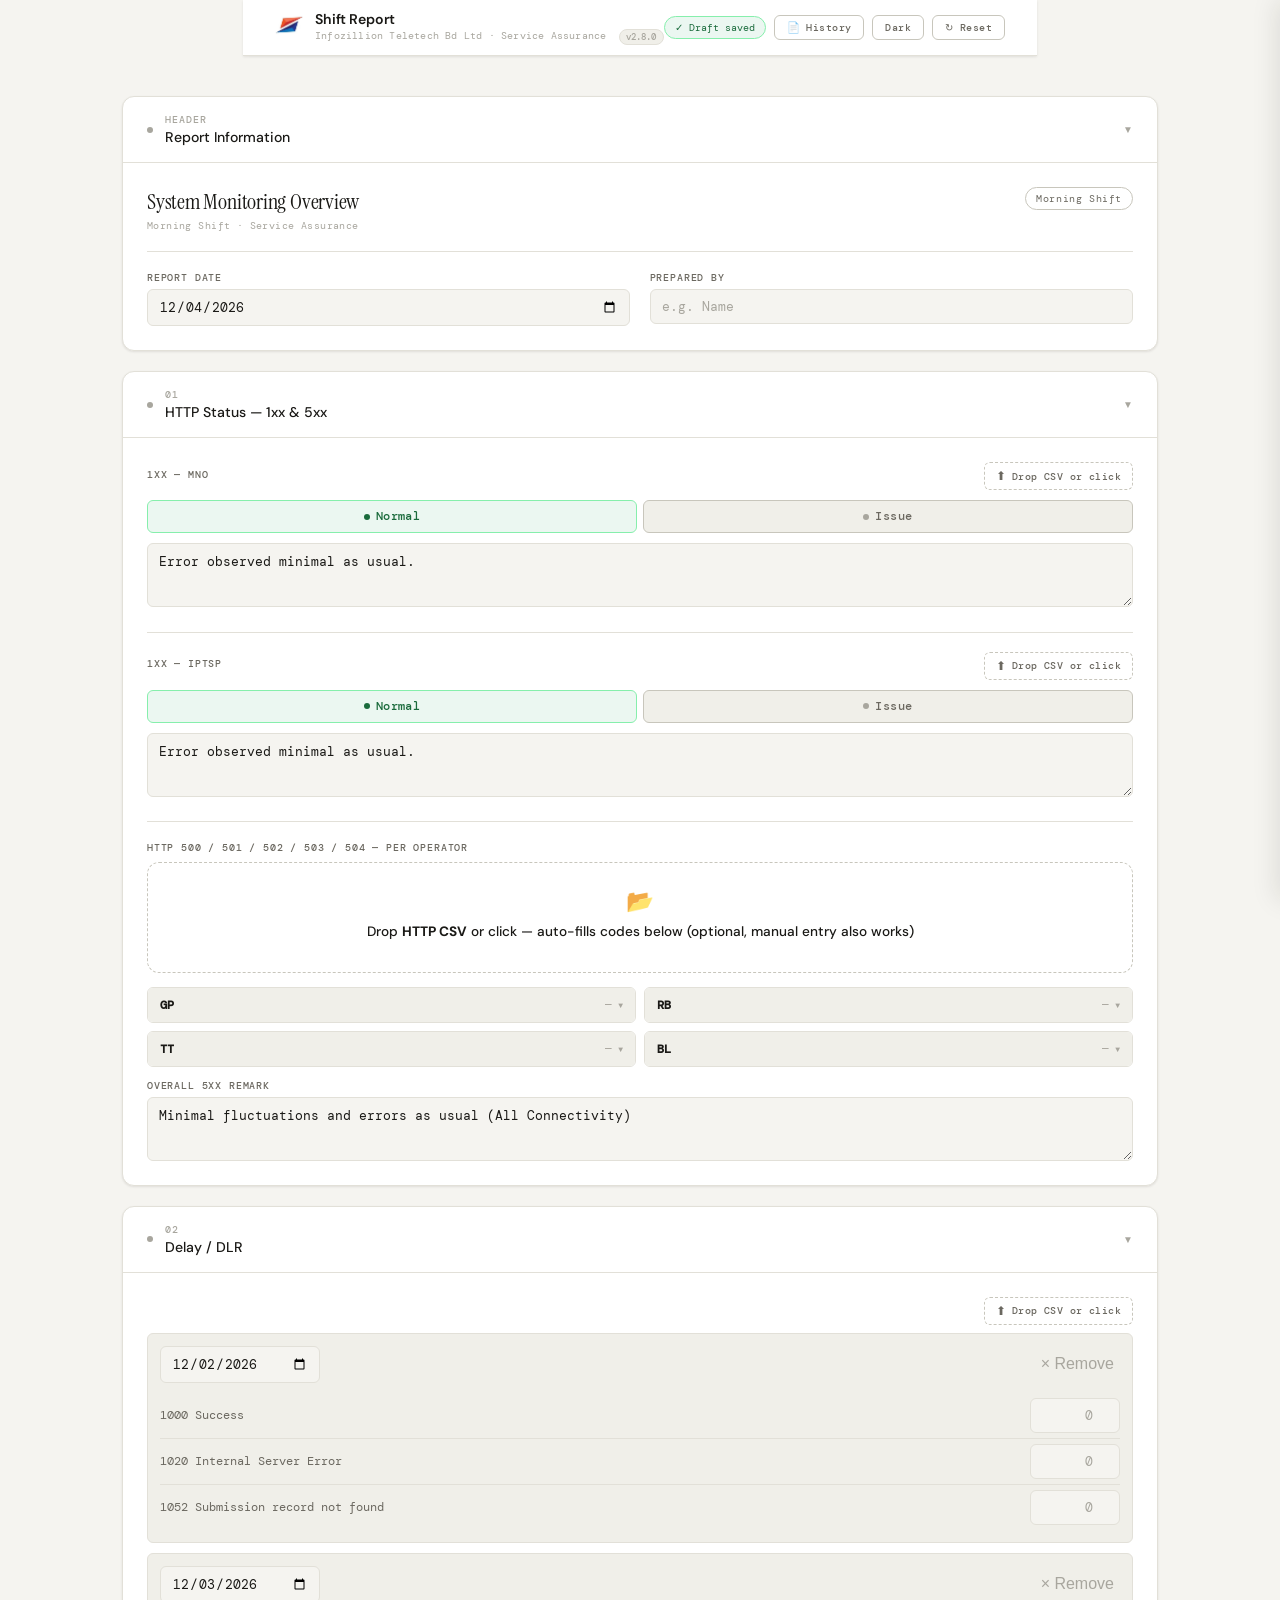
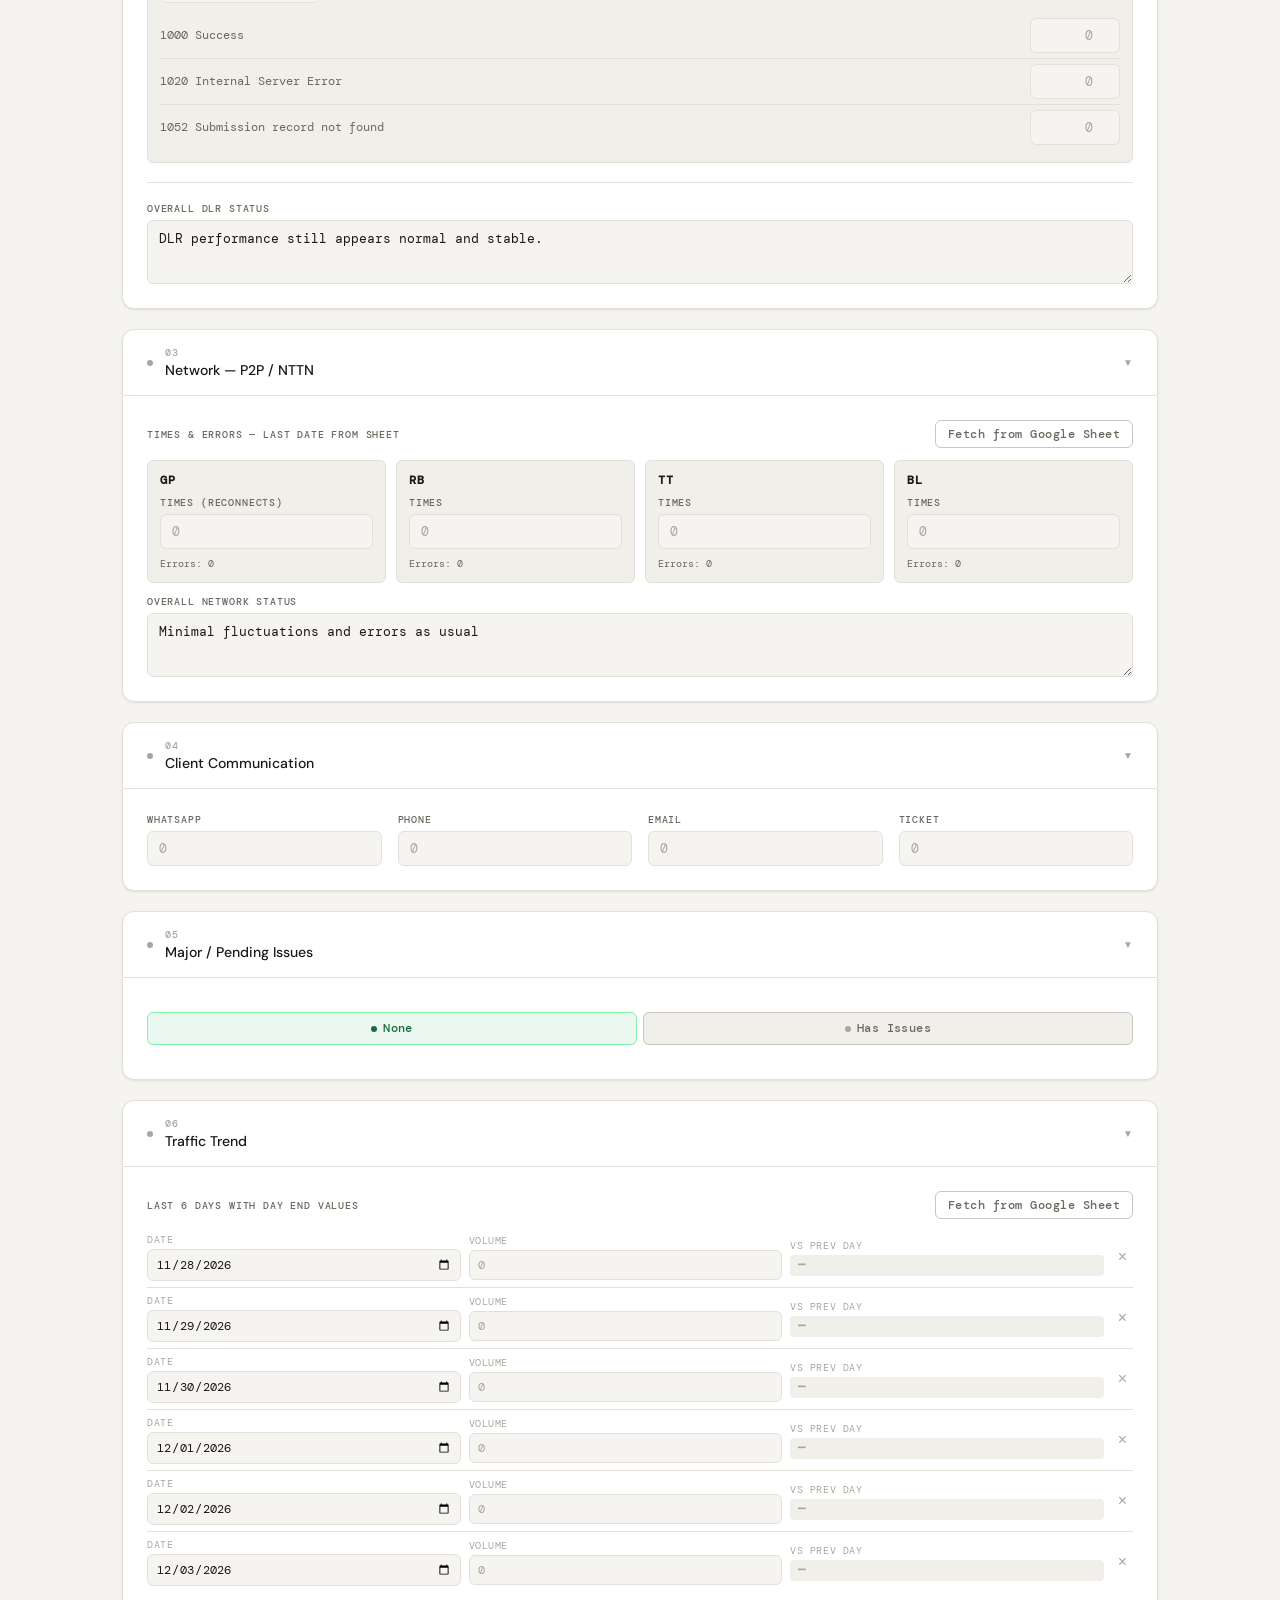
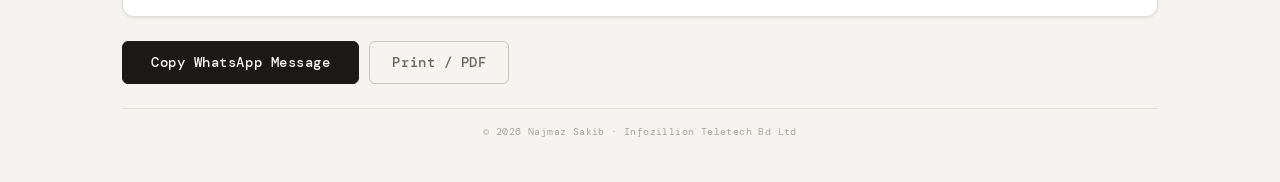
<file: index.html>
<!DOCTYPE html>
<html lang="en">
<head>
  <meta charset="UTF-8">
  <meta name="viewport" content="width=device-width, initial-scale=1.0">
  <title>Morning Shift Report — Infozillion Teletech Bd Ltd</title>
  <link rel="stylesheet" href="style.css">
</head>
<body>

<!-- ── App Header ─────────────────────────────────────── -->
<header class="app-header">
  <div class="app-header-left">
    <div class="app-logo"><img src="[data-uri]" alt="ITBL" style="width:28px;height:28px;object-fit:contain;border-radius:6px;"></div>
    <div>
      <div class="app-title">Shift Report</div>
      <div class="app-subtitle">Infozillion Teletech Bd Ltd · Service Assurance <span class="version-badge">v2.8.0</span></div>
    </div>
  </div>
  <div class="header-actions">
    <div id="save-indicator" class="status-pill saved" style="opacity:0;transition:opacity .4s;">
      ✓ Draft saved
    </div>
    <button class="btn-icon-dark" onclick="openHistory()" title="Report History">&#128196; History</button>
    <button class="btn-icon-dark" id="theme-toggle" onclick="toggleTheme()" title="Toggle Dark Mode">&#9680; Theme</button>
    <button class="btn-icon-dark" onclick="clearDraft()" title="Clear & Reset">&#8635; Reset</button>
  </div>
</header>

<!-- ── Main Wrap ──────────────────────────────────────── -->
<main class="wrap">

  <!-- §0 Report Header -->
  <div class="card report-header-card">
    <div class="card-header" data-collapse>
      <div class="card-header-left">
        <div class="card-icon"></div>
        <div>
          <div class="sec-num">HEADER</div>
          <div class="sec-title">Report Information</div>
        </div>
      </div>
      <span class="collapse-icon">▼</span>
    </div>
    <div class="card-body">
      <div class="report-meta">
        <div>
          <div class="report-meta-title">System Monitoring Overview</div>
          <div class="report-meta-sub">Morning Shift · Service Assurance</div>
        </div>
        <span class="shift-badge">Morning Shift</span>
      </div>
      <hr class="divider">
      <div class="row2">
        <div class="form-group">
          <label>Report Date</label>
          <input type="date" id="rep-date">
        </div>
        <div class="form-group">
          <label>Prepared By</label>
          <input type="text" id="rep-author" placeholder="e.g. Name">
        </div>
      </div>
    </div>
  </div>

  <!-- §1 HTTP Status -->
  <div class="card">
    <div class="card-header" data-collapse>
      <div class="card-header-left">
        <div class="card-icon"></div>
        <div>
          <div class="sec-num">01</div>
          <div class="sec-title">HTTP Status — 1xx &amp; 5xx</div>
        </div>
      </div>
      <span class="collapse-icon">▼</span>
    </div>
    <div class="card-body">

      <!-- 1xx MNO -->
      <div style="display:flex;justify-content:space-between;align-items:center;">
        <div class="sub-label">1xx — MNO</div>
        <div style="display:flex;align-items:center;gap:8px;">
          <div id="csv-mno-status" class="csv-status"></div>
          <div class="drop-zone" id="drop-mno" onclick="document.getElementById('csv-1xx-mno').click()" ondragover="handleDragOver(event,'drop-mno')" ondragleave="handleDragLeave('drop-mno')" ondrop="handleDrop(event,'csv-1xx-mno',parseMnoCsv)">
            <span class="drop-zone-icon">⬆</span><span class="drop-zone-text">Drop CSV or click</span>
            <input type="file" id="csv-1xx-mno" accept=".csv" onchange="parseMnoCsv(this)" style="display:none;">
          </div>
        </div>
      </div>
      <div class="toggle-row">
        <button id="tog-mno-ok"    class="tog ok"  onclick="setTog('mno','ok')">
          <span class="dot"></span> Normal
        </button>
        <button id="tog-mno-issue" class="tog"     onclick="setTog('mno','issue')">
          <span class="dot"></span> Issue
        </button>
      </div>
      <div id="det-mno-ok">
        <textarea id="txt-mno-ok">Error observed minimal as usual.</textarea>
      </div>
      <div id="det-mno-issue" style="display:none">
        <textarea id="txt-mno-issue" placeholder="MNO 1xx issue details…"></textarea>
      </div>

      <hr class="divider">

      <!-- 1xx IPTSP -->
      <div style="display:flex;justify-content:space-between;align-items:center;">
        <div class="sub-label">1xx — IPTSP</div>
        <div style="display:flex;align-items:center;gap:8px;">
          <div id="csv-iptsp-status" class="csv-status"></div>
          <div class="drop-zone" id="drop-iptsp" onclick="document.getElementById('csv-1xx-iptsp').click()" ondragover="handleDragOver(event,'drop-iptsp')" ondragleave="handleDragLeave('drop-iptsp')" ondrop="handleDrop(event,'csv-1xx-iptsp',parseIptspCsv)">
            <span class="drop-zone-icon">⬆</span><span class="drop-zone-text">Drop CSV or click</span>
            <input type="file" id="csv-1xx-iptsp" accept=".csv" onchange="parseIptspCsv(this)" style="display:none;">
          </div>
        </div>
      </div>
      <div class="toggle-row">
        <button id="tog-iptsp-ok"    class="tog ok"  onclick="setTog('iptsp','ok')">
          <span class="dot"></span> Normal
        </button>
        <button id="tog-iptsp-issue" class="tog"     onclick="setTog('iptsp','issue')">
          <span class="dot"></span> Issue
        </button>
      </div>
      <div id="det-iptsp-ok">
        <textarea id="txt-iptsp-ok">Error observed minimal as usual.</textarea>
      </div>
      <div id="det-iptsp-issue" style="display:none">
        <textarea id="txt-iptsp-issue" placeholder="IPTSP 1xx issue details…"></textarea>
      </div>

      <hr class="divider">

      <!-- 4xx/5xx HTTP -->
      <div style="display:flex;justify-content:space-between;align-items:center;">
        <div class="sub-label" style="margin:0;">HTTP 500 / 501 / 502 / 503 / 504 — Per Operator</div>
      </div>
      <div class="upload-zone" id="zone-http5xx" style="margin:8px 0 14px;">
        <input type="file" id="csv-http5xx" accept=".csv" onchange="parseHttp5xxCsv(this)">
        <div class="upload-zone__inner">
          <div class="upload-icon">📂</div>
          <div class="upload-label">Drop <strong>HTTP CSV</strong> or click — auto-fills codes below (optional, manual entry also works)</div>
          <div class="upload-status" id="csv-http5xx-status"></div>
        </div>
      </div>
      <div class="src-grid" id="http5xx-source-list"></div>

      <div class="form-group" style="margin-top:12px;">
        <label>Overall 5xx Remark</label>
        <textarea id="txt-5xx-overall">Minimal fluctuations and errors as usual (All Connectivity)</textarea>
      </div>
    </div>
  </div>

  <!-- §2 DLR / Delay -->
  <div class="card">
    <div class="card-header" data-collapse>
      <div class="card-header-left">
        <div class="card-icon"></div>
        <div>
          <div class="sec-num">02</div>
          <div class="sec-title">Delay / DLR</div>
        </div>
      </div>
      <span class="collapse-icon">▼</span>
    </div>
    <div class="card-body">
      <div style="display:flex;justify-content:space-between;align-items:center;margin-bottom:8px;">
        <span></span>
        <div style="display:flex;align-items:center;gap:8px;">
          <div id="csv-dlr-status" class="csv-status"></div>
          <div class="drop-zone" id="drop-dlr" onclick="document.getElementById('csv-dlr').click()" ondragover="handleDragOver(event,'drop-dlr')" ondragleave="handleDragLeave('drop-dlr')" ondrop="handleDrop(event,'csv-dlr',parseDlrCsv)">
            <span class="drop-zone-icon">⬆</span><span class="drop-zone-text">Drop CSV or click</span>
            <input type="file" id="csv-dlr" accept=".csv" onchange="parseDlrCsv(this)" style="display:none;">
          </div>
        </div>
      </div>
      <div id="dlr-dates" style="display:flex;flex-direction:column;gap:10px;"></div>
      <hr class="divider">
      <div class="form-group">
        <label>Overall DLR Status</label>
        <textarea id="dlr-overall">DLR performance still appears normal and stable.</textarea>
      </div>
    </div>
  </div>

  <!-- §3 Network -->
  <div class="card">
    <div class="card-header" data-collapse>
      <div class="card-header-left">
        <div class="card-icon"></div>
        <div>
          <div class="sec-num">03</div>
          <div class="sec-title">Network — P2P / NTTN</div>
        </div>
      </div>
      <span class="collapse-icon">▼</span>
    </div>
    <div class="card-body">
      <div style="display:flex;justify-content:space-between;align-items:center;margin-bottom:8px;">
        <span class="sub-label" style="margin:0;">Times & Errors — last date from Sheet</span>
        <button class="btn btn-ghost" id="fetch-network-btn" onclick="fetchNetworkFromSheet()" style="font-size:12px;padding:5px 12px;">
          Fetch from Google Sheet
        </button>
      </div>
      <div id="fetch-network-status" class="csv-status" style="margin-bottom:8px;"></div>
      <div class="op-grid">
        <div class="op-block">
          <div class="op-name">GP</div>
          <div class="form-group">
            <label>Times (reconnects)</label>
            <input type="number" class="net-times" data-op="GP" placeholder="0" min="0" oninput="scheduleAutoSave()">
          </div>
          <div class="op-5xx-total" style="margin-top:8px;">Errors: <span id="net-failed-GP">0</span></div>
        </div>
        <div class="op-block">
          <div class="op-name">RB</div>
          <div class="form-group">
            <label>Times</label>
            <input type="number" class="net-times" data-op="RB" placeholder="0" min="0" oninput="scheduleAutoSave()">
          </div>
          <div class="op-5xx-total" style="margin-top:8px;">Errors: <span id="net-failed-RB">0</span></div>
        </div>
        <div class="op-block">
          <div class="op-name">TT</div>
          <div class="form-group">
            <label>Times</label>
            <input type="number" class="net-times" data-op="TT" placeholder="0" min="0" oninput="scheduleAutoSave()">
          </div>
          <div class="op-5xx-total" style="margin-top:8px;">Errors: <span id="net-failed-TT">0</span></div>
        </div>
        <div class="op-block">
          <div class="op-name">BL</div>
          <div class="form-group">
            <label>Times</label>
            <input type="number" class="net-times" data-op="BL" placeholder="0" min="0" oninput="scheduleAutoSave()">
          </div>
          <div class="op-5xx-total" style="margin-top:8px;">Errors: <span id="net-failed-BL">0</span></div>
        </div>
      </div>
      <div class="form-group">
        <label>Overall Network Status</label>
        <textarea id="net-overall">Minimal fluctuations and errors as usual</textarea>
      </div>
    </div>
  </div>

  <!-- §4 Client Communication -->
  <div class="card">
    <div class="card-header" data-collapse>
      <div class="card-header-left">
        <div class="card-icon"></div>
        <div>
          <div class="sec-num">04</div>
          <div class="sec-title">Client Communication</div>
        </div>
      </div>
      <span class="collapse-icon">▼</span>
    </div>
    <div class="card-body">
      <div class="row4">
        <div class="form-group">
          <label>WhatsApp</label>
          <input type="number" id="ch-wa" placeholder="0" min="0" oninput="scheduleAutoSave()">
        </div>
        <div class="form-group">
          <label>Phone</label>
          <input type="number" id="ch-ph" placeholder="0" min="0" oninput="scheduleAutoSave()">
        </div>
        <div class="form-group">
          <label>Email</label>
          <input type="number" id="ch-em" placeholder="0" min="0" oninput="scheduleAutoSave()">
        </div>
        <div class="form-group">
          <label>Ticket</label>
          <input type="number" id="ch-tk" placeholder="0" min="0" oninput="scheduleAutoSave()">
        </div>
      </div>
    </div>
  </div>

  <!-- §5 Major / Pending Issues -->
  <div class="card">
    <div class="card-header" data-collapse>
      <div class="card-header-left">
        <div class="card-icon"></div>
        <div>
          <div class="sec-num">05</div>
          <div class="sec-title">Major / Pending Issues</div>
        </div>
      </div>
      <span class="collapse-icon">▼</span>
    </div>
    <div class="card-body">
      <div class="toggle-row">
        <button id="tog-issue-ok"    class="tog ok"  onclick="setTog('issue','ok')">
          <span class="dot"></span> None
        </button>
        <button id="tog-issue-issue" class="tog"     onclick="setTog('issue','issue')">
          <span class="dot"></span> Has Issues
        </button>
      </div>
      <div id="det-issue" style="display:none;">
        <div class="sub-label" style="margin-top:4px;">To-do / Pending Items</div>
        <div id="todo-list"></div>
        <button class="btn btn-ghost" onclick="addTodo()">+ Add Item</button>
      </div>
    </div>
  </div>

  <!-- §6 Traffic Trend -->
  <div class="card">
    <div class="card-header" data-collapse>
      <div class="card-header-left">
        <div class="card-icon"></div>
        <div>
          <div class="sec-num">06</div>
          <div class="sec-title">Traffic Trend</div>
        </div>
      </div>
      <span class="collapse-icon">▼</span>
    </div>
    <div class="card-body">
      <div style="display:flex;justify-content:space-between;align-items:center;margin-bottom:8px;">
        <span class="sub-label" style="margin:0;">Last 6 days with Day End values</span>
        <button class="btn btn-ghost" id="fetch-traffic-btn" onclick="fetchTrafficFromSheet()" style="font-size:12px;padding:5px 12px;">
          Fetch from Google Sheet
        </button>
      </div>
      <div id="fetch-traffic-status" class="csv-status" style="margin-bottom:8px;"></div>
      <div id="traffic-csv-fallback" style="display:none;margin-bottom:10px;">
        <label style="font-size:11px;font-weight:600;color:var(--text-2);display:block;margin-bottom:4px;">
          অথবা Traffic CSV সরাসরি upload করুন (Sheet থেকে Download → CSV)
        </label>
        <input type="file" accept=".csv" onchange="parseTrafficCsvUpload(this)">
      </div>
      <div id="traffic-list"></div>
    </div>
  </div>

  <!-- Generate -->
  <div class="generate-section">
    <button id="copy-btn" class="btn btn-primary btn-generate" onclick="generateAndCopy()">
      Copy WhatsApp Message
    </button>
    <button class="btn btn-pdf btn-secondary" onclick="printReport()">
      Print / PDF
    </button>
  </div>

  <!-- Preview -->
  <div id="preview-section" style="display:none;">
    <div class="card">
      <div class="card-body">
        <div class="preview-header">
          <span class="preview-label">Preview</span>
          <button class="btn btn-ghost" onclick="navigator.clipboard.writeText(document.getElementById('preview').textContent).then(()=>showToast('Copied!'))">Copy again</button>
        </div>
        <pre class="preview-box" id="preview"></pre>
      </div>
    </div>
  </div>


  <!-- Footer -->
  <div class="app-footer">
    © 2026 Najmaz Sakib · Infozillion Teletech Bd Ltd
  </div>

</main>

<!-- ── History Panel ───────────────────────────────────── -->
<div class="history-overlay" id="history-overlay" onclick="closeHistory()"></div>
<div class="history-panel" id="history-panel">
  <div class="history-header">
    <span class="history-title">Report History</span>
    <button class="btn-icon-dark" onclick="closeHistory()">✕</button>
  </div>
  <div class="history-list" id="history-list"></div>
</div>

<script src="app.js"></script>
</body>
</html>
</file>
<file: style.css>
/* ================================================================
   Morning Shift Report — style.css
   Design: Premium Minimal — Infozillion Teletech Bd Ltd
   Fonts: DM Sans · DM Mono · Instrument Serif
   ================================================================ */

@import url('https://fonts.googleapis.com/css2?family=DM+Mono:wght@400;500&family=Instrument+Serif:ital@0;1&family=DM+Sans:wght@300;400;500;600&display=swap');

/* ── TOKENS ─────────────────────────────────────────────────── */
:root {
  --bg:            #F5F4F0;
  --surface:       #FFFFFF;
  --surface-2:     #F0EFE9;
  --border:        #E2E0D8;
  --border-strong: #C8C6BC;

  --text:          #1A1916;
  --text-2:        #6B6860;
  --text-3:        #A8A69E;

  --accent:        #1A1916;

  --green:         #1A6B3C;
  --green-bg:      #EBF7F1;
  --red:           #B84E1A;
  --red-bg:        #FDF0E8;
  --blue:          #1D4ED8;
  --blue-bg:       #EFF6FF;

  --font-sans:     'DM Sans', sans-serif;
  --font-mono:     'DM Mono', monospace;
  --font-display:  'Instrument Serif', serif;

  --radius:        6px;
  --radius-lg:     12px;
  --ease:          cubic-bezier(0.16, 1, 0.3, 1);
  --shadow-sm:     0 1px 3px rgba(26,25,22,.06), 0 1px 2px rgba(26,25,22,.04);
  --shadow:        0 4px 12px rgba(26,25,22,.08), 0 1px 4px rgba(26,25,22,.06);
}

[data-theme="dark"] {
  --bg:            #161512;
  --surface:       #1E1D19;
  --surface-2:     #28261F;
  --border:        #38362E;
  --border-strong: #4A473C;

  --text:          #ECE9E2;
  --text-2:        #A8A69E;
  --text-3:        #6B6860;

  --accent:        #ECE9E2;

  --green:         #4ADE80;
  --green-bg:      #102A1A;
  --red:           #FB923C;
  --red-bg:        #2E1B0C;
  --blue:          #60A5FA;
  --blue-bg:       #0F1F33;

  --shadow-sm:     0 1px 3px rgba(0,0,0,.3);
  --shadow:        0 4px 16px rgba(0,0,0,.4);
}

/* ── RESET ──────────────────────────────────────────────────── */
*, *::before, *::after { box-sizing: border-box; margin: 0; padding: 0; }
html { font-size: 16px; -webkit-font-smoothing: antialiased; }
body {
  font-family: var(--font-sans);
  background: var(--bg);
  color: var(--text);
  min-height: 100vh;
  display: flex;
  flex-direction: column;
}
code {
  font-family: var(--font-mono);
  font-size: 0.82em;
  background: var(--surface-2);
  padding: 1px 5px;
  border-radius: 3px;
}

/* ── APP HEADER ─────────────────────────────────────────────── */
.app-header {
  background: var(--surface);
  border-bottom: 1px solid var(--border);
  position: sticky;
  top: 0;
  z-index: 100;
  box-shadow: var(--shadow-sm);
  max-width: 1100px;
  margin: 0 auto;
  padding: 0 2rem;
  height: 56px;
  display: flex;
  align-items: center;
  justify-content: space-between;
}
.app-header-left,
.header-actions {
  display: flex;
  align-items: center;
}
.app-header-left { display: flex; align-items: center; gap: 12px; }
.app-logo img { width: 28px; height: 28px; object-fit: contain; border-radius: 4px; }
.app-title {
  font-size: 0.88rem;
  font-weight: 600;
  letter-spacing: -0.01em;
  color: var(--text);
}
.app-subtitle {
  font-family: var(--font-mono);
  font-size: 0.62rem;
  color: var(--text-3);
  letter-spacing: 0.02em;
  margin-top: 1px;
}
.version-badge {
  display: inline-block;
  margin-left: 6px;
  padding: 1px 6px;
  border-radius: 8px;
  background: var(--surface-2);
  border: 1px solid var(--border);
  color: var(--text-3);
  font-size: 0.58rem;
  font-weight: 500;
  letter-spacing: 0.02em;
  vertical-align: middle;
}
.header-actions { display: flex; align-items: center; gap: 8px; }

/* ── BUTTONS ────────────────────────────────────────────────── */
.btn-icon-dark {
  font-family: var(--font-mono);
  font-size: 0.65rem;
  padding: 5px 12px;
  border-radius: var(--radius);
  border: 1px solid var(--border-strong);
  background: transparent;
  color: var(--text-2);
  cursor: pointer;
  letter-spacing: 0.04em;
  transition: all 0.15s;
  font-weight: 500;
}
.btn-icon-dark:hover { border-color: var(--text); color: var(--text); }
.status-pill {
  font-family: var(--font-mono);
  font-size: 0.65rem;
  padding: 4px 10px;
  border-radius: 20px;
  background: var(--green-bg);
  color: var(--green);
  border: 1px solid #86EFAC;
}

/* ── MAIN WRAP ──────────────────────────────────────────────── */
.wrap {
  max-width: 1100px;
  margin: 0 auto;
  padding: 2.5rem 2rem;
  width: 100%;
  flex: 1;
}

/* ── CARDS ──────────────────────────────────────────────────── */
.card {
  background: var(--surface);
  border: 1px solid var(--border);
  border-radius: var(--radius-lg);
  margin-bottom: 1.25rem;
  overflow: hidden;
  box-shadow: var(--shadow-sm);
  transition: box-shadow 0.2s;
}
.card.collapsed .card-body { display: none; }
.card-header {
  padding: 1rem 1.5rem;
  border-bottom: 1px solid var(--border);
  display: flex;
  align-items: center;
  justify-content: space-between;
  cursor: pointer;
  user-select: none;
  transition: background 0.15s;
}
.card-header:hover { background: var(--surface-2); }
.card-header-left { display: flex; align-items: center; gap: 12px; }
.card-icon {
  width: 6px; height: 6px;
  border-radius: 50%;
  background: var(--text-3);
  flex-shrink: 0;
}
.sec-num {
  font-family: var(--font-mono);
  font-size: 0.6rem;
  letter-spacing: 0.1em;
  color: var(--text-3);
  font-weight: 500;
  text-transform: uppercase;
}
.sec-title {
  font-size: 0.88rem;
  font-weight: 500;
  color: var(--text);
  margin-top: 2px;
}
.collapse-icon {
  font-size: 10px;
  color: var(--text-3);
  transition: transform 0.2s;
}
.card.collapsed .collapse-icon { transform: rotate(-90deg); }
.card-body { padding: 1.5rem; }

/* ── REPORT HEADER CARD ─────────────────────────────────────── */
.report-meta {
  display: flex;
  align-items: flex-start;
  justify-content: space-between;
  gap: 1rem;
  margin-bottom: 1.2rem;
}
.report-meta-title {
  font-family: var(--font-display);
  font-size: 1.4rem;
  font-weight: 400;
  color: var(--text);
  letter-spacing: -0.01em;
}
.report-meta-sub {
  font-family: var(--font-mono);
  font-size: 0.65rem;
  color: var(--text-3);
  letter-spacing: 0.04em;
  margin-top: 3px;
}
.shift-badge {
  font-family: var(--font-mono);
  font-size: 0.62rem;
  padding: 4px 10px;
  border-radius: 20px;
  border: 1px solid var(--border-strong);
  color: var(--text-2);
  white-space: nowrap;
  letter-spacing: 0.06em;
}
.divider {
  border: none;
  border-top: 1px solid var(--border);
  margin: 1.2rem 0;
}

/* ── FORM FIELDS ────────────────────────────────────────────── */
.row2   { display: grid; grid-template-columns: 1fr 1fr; gap: 1.2rem; }
.row4   { display: grid; grid-template-columns: repeat(4,1fr); gap: 1rem; }
.field-grid   { display: grid; grid-template-columns: 1fr 1fr; gap: 1.2rem; }
.field-stack  { display: flex; flex-direction: column; gap: 1.2rem; }
.field-block  { display: flex; flex-direction: column; gap: 5px; }
.form-group   { display: flex; flex-direction: column; gap: 5px; }

label,
.form-group label,
.field-block label {
  font-family: var(--font-mono);
  font-size: 0.65rem;
  letter-spacing: 0.08em;
  text-transform: uppercase;
  color: var(--text-2);
  font-weight: 500;
}

input[type="text"],
input[type="number"],
input[type="date"],
input[type="time"],
.field-input,
textarea {
  background: var(--bg);
  border: 1px solid var(--border);
  color: var(--text);
  font-family: var(--font-mono);
  font-size: 0.82rem;
  padding: 8px 11px;
  border-radius: var(--radius);
  outline: none;
  transition: border-color 0.15s;
  width: 100%;
}
input:focus, textarea:focus { border-color: var(--text); }
input::placeholder, textarea::placeholder { color: var(--text-3); }
textarea { resize: vertical; min-height: 64px; line-height: 1.6; font-size: 0.8rem; }

/* ── TOGGLE BUTTONS ─────────────────────────────────────────── */
.toggle-row { display: flex; gap: 6px; margin: 10px 0; }
.tog {
  flex: 1;
  padding: 8px 12px;
  border-radius: var(--radius);
  border: 1px solid var(--border-strong);
  background: var(--surface-2);
  font-family: var(--font-mono);
  font-size: 0.72rem;
  cursor: pointer;
  color: var(--text-2);
  transition: all 0.15s;
  display: flex;
  align-items: center;
  justify-content: center;
  gap: 6px;
  font-weight: 500;
  letter-spacing: 0.04em;
}
.tog .dot { width: 6px; height: 6px; border-radius: 50%; background: var(--text-3); }
.tog.ok    { background: var(--green-bg); border-color: #86EFAC; color: var(--green); }
.tog.ok .dot { background: var(--green); }
.tog.issue { background: var(--red-bg); border-color: #FDBA74; color: var(--red); }
.tog.issue .dot { background: var(--red); }

/* ── SUB LABELS ─────────────────────────────────────────────── */
.sub-label {
  font-family: var(--font-mono);
  font-size: 0.65rem;
  letter-spacing: 0.08em;
  text-transform: uppercase;
  color: var(--text-2);
  font-weight: 500;
  margin-bottom: 8px;
  margin-top: 4px;
}

/* ── UPLOAD ZONE ────────────────────────────────────────────── */
.upload-zone {
  border: 1.5px dashed var(--border-strong);
  border-radius: var(--radius-lg);
  background: var(--surface);
  cursor: pointer;
  transition: border-color 0.2s, background 0.2s;
  position: relative;
}
.upload-zone:hover { border-color: var(--text); border-style: solid; background: var(--surface-2); }
.upload-zone.loaded { border-color: var(--green); border-style: solid; background: var(--green-bg); }
.upload-zone input[type=file] { position: absolute; inset: 0; opacity: 0; cursor: pointer; width: 100%; height: 100%; }
.upload-zone__inner {
  padding: 1.5rem;
  display: flex;
  flex-direction: column;
  align-items: center;
  gap: 0.4rem;
  text-align: center;
}
.upload-icon { color: var(--text-3); font-size: 1.4rem; }
.upload-label { font-size: 0.85rem; font-weight: 500; color: var(--text); }
.upload-label strong { color: var(--text); }
.upload-status {
  font-family: var(--font-mono);
  font-size: 0.68rem;
  color: var(--green);
  margin-top: 2px;
  font-weight: 500;
}
.upload-status.error { color: var(--red); }

/* Inline compact drop zone (for MNO/IPTSP/DLR row) */
.drop-zone {
  display: flex;
  align-items: center;
  gap: 6px;
  padding: 5px 11px;
  border: 1.5px dashed var(--border-strong);
  border-radius: var(--radius);
  cursor: pointer;
  white-space: nowrap;
  transition: background 0.15s, border-color 0.15s;
}
.drop-zone:hover { background: var(--surface-2); border-color: var(--text); border-style: solid; }
.drop-zone.drag-over { background: var(--blue-bg); border-color: var(--blue); border-style: solid; }
.drop-zone.uploaded  { border-color: var(--green); border-style: solid; background: var(--green-bg); }
.drop-zone-icon { font-size: 12px; color: var(--text-2); }
.drop-zone-text { font-family: var(--font-mono); font-size: 0.65rem; font-weight: 500; color: var(--text-2); letter-spacing: 0.04em; }

/* CSV inline status */
.csv-status {
  font-family: var(--font-mono);
  font-size: 0.65rem;
  color: var(--text-3);
}
.csv-status.ok    { color: var(--green); }
.csv-status.error { color: var(--red); }
.csv-status.info  { color: var(--blue); }

/* ── 5xx OPERATOR GRID ──────────────────────────────────────── */
.op-grid {
  display: grid;
  grid-template-columns: repeat(4, 1fr);
  gap: 10px;
  margin: 12px 0;
}
.op-block {
  background: var(--surface-2);
  border: 1px solid var(--border);
  border-radius: var(--radius);
  padding: 12px;
}
.op-name {
  font-family: var(--font-mono);
  font-size: 0.72rem;
  font-weight: 600;
  color: var(--text);
  letter-spacing: 0.06em;
  margin-bottom: 8px;
}
.op-5xx-total {
  font-family: var(--font-mono);
  font-size: 0.65rem;
  color: var(--text-2);
  margin-top: 8px;
}

/* ── HTTP SOURCE BLOCKS (4xx/5xx from CSV) ──────────────────── */
.src-grid {
  display: grid;
  grid-template-columns: 1fr 1fr;
  gap: 8px;
  align-items: start;
}
.src-block {
  border: 1px solid var(--border);
  border-radius: var(--radius);
  overflow: hidden;
  transition: border-color 0.15s;
}
.src-block.has-data { border-color: var(--text); }
.src-header {
  display: flex;
  align-items: center;
  justify-content: space-between;
  padding: 9px 12px;
  background: var(--surface-2);
  cursor: pointer;
  user-select: none;
  transition: background 0.15s;
}
.src-header:hover { background: var(--bg); }
.src-name {
  font-family: var(--font-mono);
  font-size: 0.75rem;
  color: var(--text);
  font-weight: 600;
  letter-spacing: 0.04em;
}
.src-total {
  font-family: var(--font-mono);
  font-size: 0.7rem;
  color: var(--text-3);
  display: flex;
  align-items: center;
  gap: 6px;
}
.src-block.has-data .src-total { color: var(--text); font-weight: 600; }
.src-arrow { font-size: 8px; color: var(--text-3); transition: transform 0.2s; }
.src-block.open .src-arrow { transform: rotate(180deg); }
.src-codes { display: none; padding: 10px 12px; background: var(--surface); border-top: 1px solid var(--border); }
.src-block.open .src-codes { display: block; }
.codes-grid { display: grid; grid-template-columns: repeat(5, 1fr); gap: 5px; }
.code-item { display: flex; flex-direction: column; gap: 3px; }
.code-item label {
  font-size: 0.62rem;
  color: var(--text-3);
  font-family: var(--font-mono);
  font-weight: 600;
  letter-spacing: 0.04em;
  text-align: center;
  text-transform: none;
}
.code-item input {
  font-size: 0.78rem;
  padding: 5px 4px;
  height: 32px;
  text-align: center;
}

/* ── DLR ────────────────────────────────────────────────────── */
.dlr-date-block {
  background: var(--surface-2);
  border: 1px solid var(--border);
  border-radius: var(--radius);
  padding: 12px;
}
.dlr-block-header {
  display: flex;
  align-items: center;
  justify-content: space-between;
  margin-bottom: 10px;
}
.dlr-row {
  display: flex;
  align-items: center;
  justify-content: space-between;
  gap: 8px;
  padding: 5px 0;
  border-bottom: 1px solid var(--border);
}
.dlr-row:last-child { border-bottom: none; }
.dlr-code {
  font-family: var(--font-mono);
  font-size: 0.72rem;
  color: var(--text-2);
  flex: 1;
}
.dlr-val { width: 90px !important; text-align: right; }

/* ── TRAFFIC TREND ──────────────────────────────────────────── */
.tr-row {
  display: grid;
  grid-template-columns: 1fr 1fr 1fr auto;
  align-items: center;
  gap: 8px;
  padding: 6px 0;
  border-bottom: 1px solid var(--border);
}
.tr-row:last-child { border-bottom: none; }
.tr-col { display: flex; flex-direction: column; gap: 3px; }
.tr-col-label {
  font-family: var(--font-mono);
  font-size: 0.6rem;
  color: var(--text-3);
  letter-spacing: 0.06em;
  text-transform: uppercase;
}
.pct-badge {
  font-family: var(--font-mono);
  font-size: 0.72rem;
  padding: 3px 8px;
  border-radius: 4px;
  font-weight: 600;
  display: inline-block;
}
.pct-up  { background: var(--green-bg); color: var(--green); }
.pct-dn  { background: var(--red-bg);   color: var(--red); }
.pct-neu { background: var(--surface-2); color: var(--text-3); }

/* ── TODO ───────────────────────────────────────────────────── */
.todo-item { display: flex; gap: 6px; margin-bottom: 6px; }
.todo-txt  { flex: 1; }

/* ── BUTTONS ────────────────────────────────────────────────── */
.btn {
  font-family: var(--font-mono);
  font-size: 0.75rem;
  font-weight: 500;
  padding: 8px 16px;
  border-radius: var(--radius);
  border: 1px solid var(--border-strong);
  cursor: pointer;
  transition: all 0.15s;
  letter-spacing: 0.04em;
}
.btn-primary, .btn.btn-primary {
  background: var(--text);
  color: var(--bg);
  border-color: var(--text);
}
.btn-primary:hover { background: #2E2C28; }
.btn-ghost, .btn.btn-ghost {
  background: transparent;
  color: var(--text-2);
  border-color: var(--border-strong);
}
.btn-ghost:hover { border-color: var(--text); color: var(--text); }
.btn-icon {
  background: none;
  border: none;
  font-size: 1rem;
  cursor: pointer;
  color: var(--text-3);
  padding: 2px 6px;
  border-radius: 4px;
  transition: color 0.15s;
}
.btn-icon:hover { color: var(--red); }

.generate-section {
  display: flex;
  gap: 10px;
  margin: 1.5rem 0;
}
.btn-generate {
  font-size: 0.85rem;
  padding: 12px 28px;
  border-radius: var(--radius);
}
.btn-pdf.btn-secondary {
  background: transparent;
  color: var(--text-2);
  border: 1px solid var(--border-strong);
  font-size: 0.85rem;
  padding: 12px 22px;
}
.btn-pdf.btn-secondary:hover { border-color: var(--text); color: var(--text); }

/* ── PREVIEW ────────────────────────────────────────────────── */
.preview-header {
  display: flex;
  align-items: center;
  justify-content: space-between;
  margin-bottom: 12px;
}
.preview-label {
  font-family: var(--font-mono);
  font-size: 0.65rem;
  letter-spacing: 0.1em;
  text-transform: uppercase;
  color: var(--text-3);
}
.preview-box {
  font-family: var(--font-mono);
  font-size: 0.8rem;
  background: var(--surface-2);
  border: 1px solid var(--border);
  border-radius: var(--radius);
  padding: 1.2rem;
  white-space: pre-wrap;
  line-height: 1.7;
  color: var(--text);
}

/* ── HISTORY PANEL ──────────────────────────────────────────── */
.history-overlay {
  position: fixed; inset: 0;
  background: rgba(26,25,22,.4);
  z-index: 200;
  display: none;
  backdrop-filter: blur(2px);
}
.history-overlay.open { display: block; }
.history-panel {
  position: fixed;
  right: 0; top: 0; bottom: 0;
  width: 380px;
  background: var(--surface);
  border-left: 1px solid var(--border);
  z-index: 201;
  transform: translateX(100%);
  transition: transform 0.28s var(--ease);
  display: flex;
  flex-direction: column;
  box-shadow: -4px 0 24px rgba(26,25,22,.1);
}
.history-panel.open { transform: translateX(0); }
.history-header {
  padding: 1.2rem 1.5rem;
  border-bottom: 1px solid var(--border);
  display: flex;
  align-items: center;
  justify-content: space-between;
}
.history-title {
  font-size: 0.88rem;
  font-weight: 600;
  color: var(--text);
}
.history-list { flex: 1; overflow-y: auto; padding: 1rem; }
.history-empty {
  font-family: var(--font-mono);
  font-size: 0.72rem;
  color: var(--text-3);
  text-align: center;
  padding: 2rem;
  line-height: 1.8;
}
.history-item {
  border: 1px solid var(--border);
  border-radius: var(--radius);
  padding: 12px;
  margin-bottom: 8px;
  transition: border-color 0.15s;
}
.history-item:hover { border-color: var(--border-strong); }
.history-item-date {
  font-family: var(--font-mono);
  font-size: 0.7rem;
  font-weight: 600;
  color: var(--text);
}
.history-item-time {
  font-family: var(--font-mono);
  font-size: 0.62rem;
  color: var(--text-3);
  margin-top: 2px;
}
.history-item-preview {
  font-size: 0.75rem;
  color: var(--text-2);
  margin: 8px 0;
  line-height: 1.5;
  white-space: nowrap;
  overflow: hidden;
  text-overflow: ellipsis;
}
.history-item-actions { display: flex; gap: 6px; }

/* ── TOAST ──────────────────────────────────────────────────── */
.toast {
  position: fixed;
  bottom: 2rem;
  left: 50%;
  transform: translateX(-50%) translateY(20px);
  background: var(--text);
  color: var(--bg);
  font-family: var(--font-mono);
  font-size: 0.72rem;
  padding: 10px 20px;
  border-radius: 20px;
  opacity: 0;
  transition: opacity 0.25s, transform 0.25s;
  pointer-events: none;
  z-index: 300;
  letter-spacing: 0.04em;
}
.toast.show { opacity: 1; transform: translateX(-50%) translateY(0); }

/* ── FOOTER ─────────────────────────────────────────────────── */
.app-footer {
  font-family: var(--font-mono);
  font-size: 0.62rem;
  letter-spacing: 0.04em;
  text-align: center;
  color: var(--text-3);
  padding: 16px 0 4px;
  border-top: 1px solid var(--border);
  margin-top: 8px;
}

/* ── STATUS BUTTONS (http section) ─────────────────────────── */
.status-row { display: flex; gap: 6px; }
.st-btn {
  flex: 1;
  padding: 8px 12px;
  border-radius: var(--radius);
  border: 1px solid var(--border-strong);
  background: var(--surface-2);
  font-family: var(--font-mono);
  font-size: 0.72rem;
  cursor: pointer;
  color: var(--text-2);
  transition: all 0.15s;
  text-align: center;
  font-weight: 500;
  letter-spacing: 0.04em;
}
.st-btn.normal-on { background: var(--green-bg); border-color: #86EFAC; color: var(--green); }
.st-btn.issue-on  { background: var(--red-bg); border-color: #FDBA74; color: var(--red); }

/* ── RESPONSIVE ─────────────────────────────────────────────── */
@media (max-width: 768px) {
  .wrap { padding: 1.5rem 1rem; }
  .row2, .row4, .op-grid, .field-grid { grid-template-columns: 1fr; }
  .src-grid { grid-template-columns: 1fr; }
  .codes-grid { grid-template-columns: repeat(3, 1fr); }
  .tr-row { grid-template-columns: 1fr 1fr auto auto; }
  .history-panel { width: 100%; }
  .generate-section { flex-direction: column; }
}
</file>
